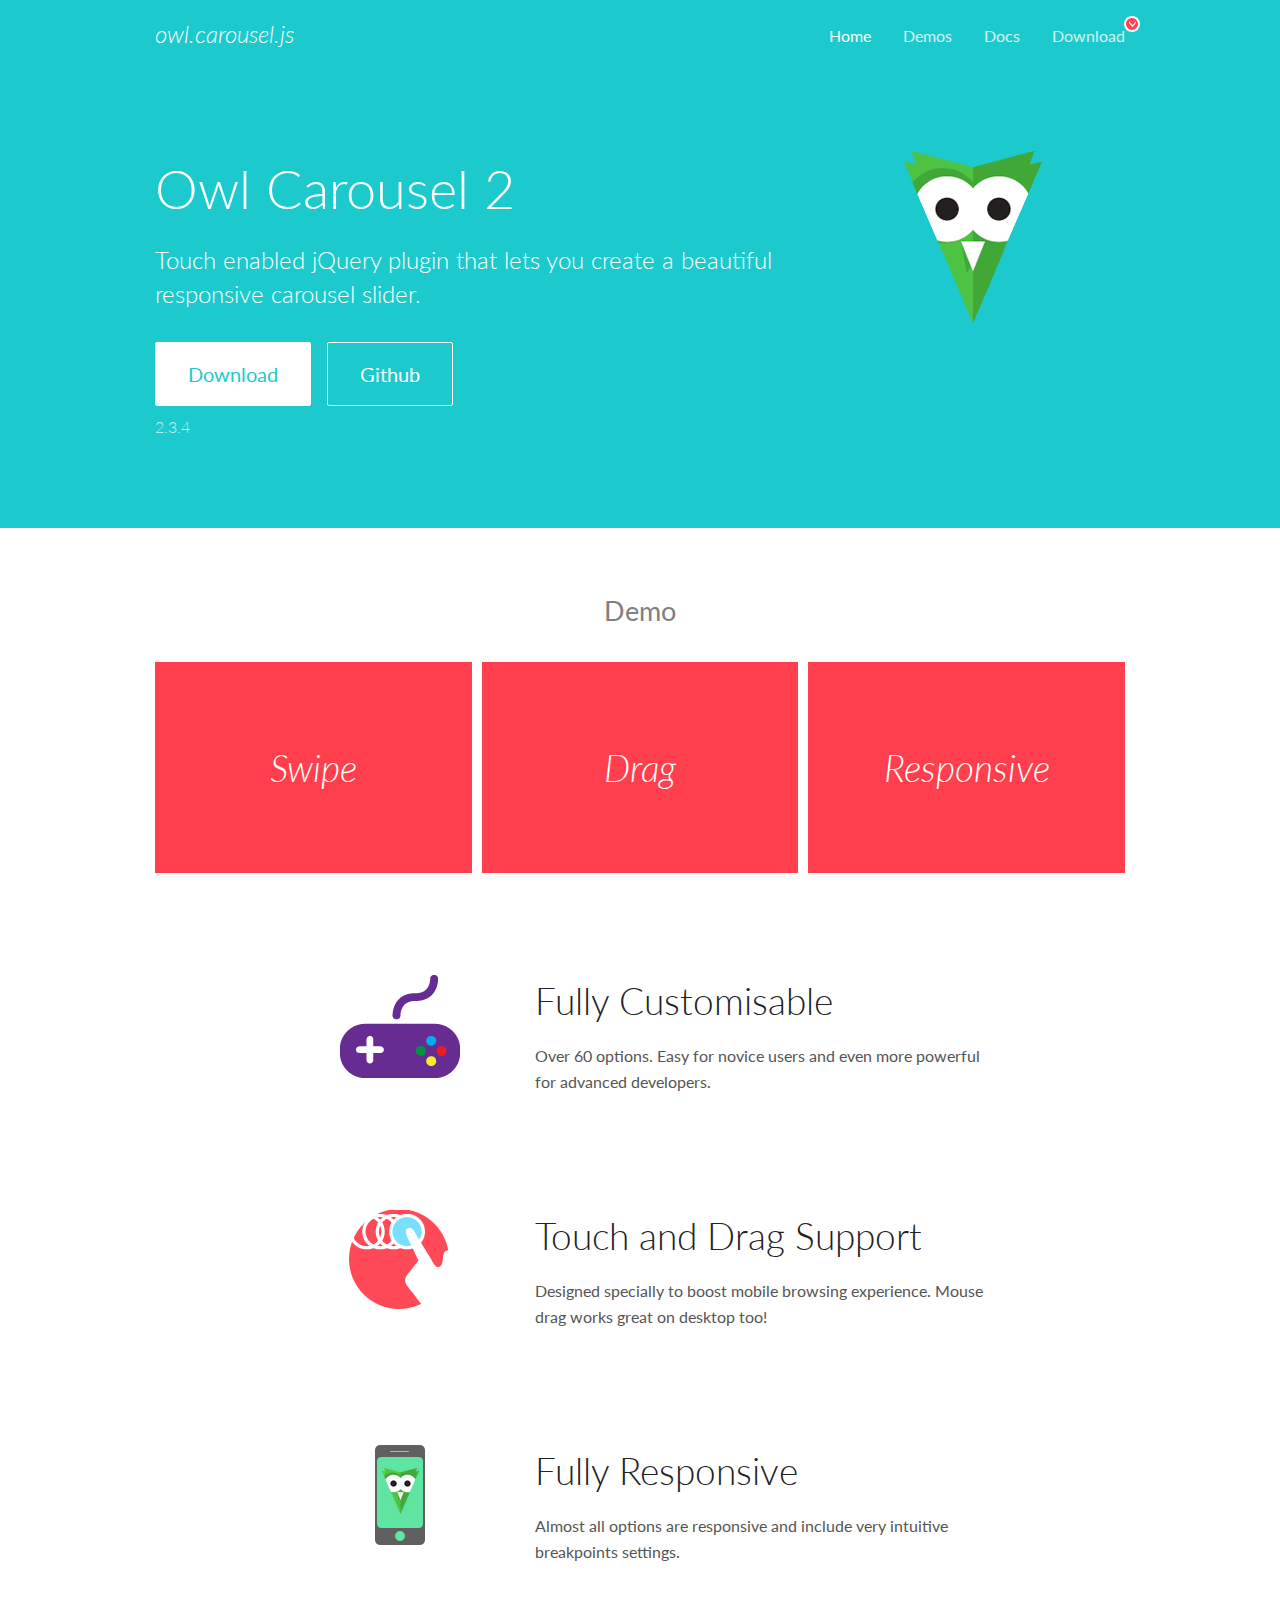
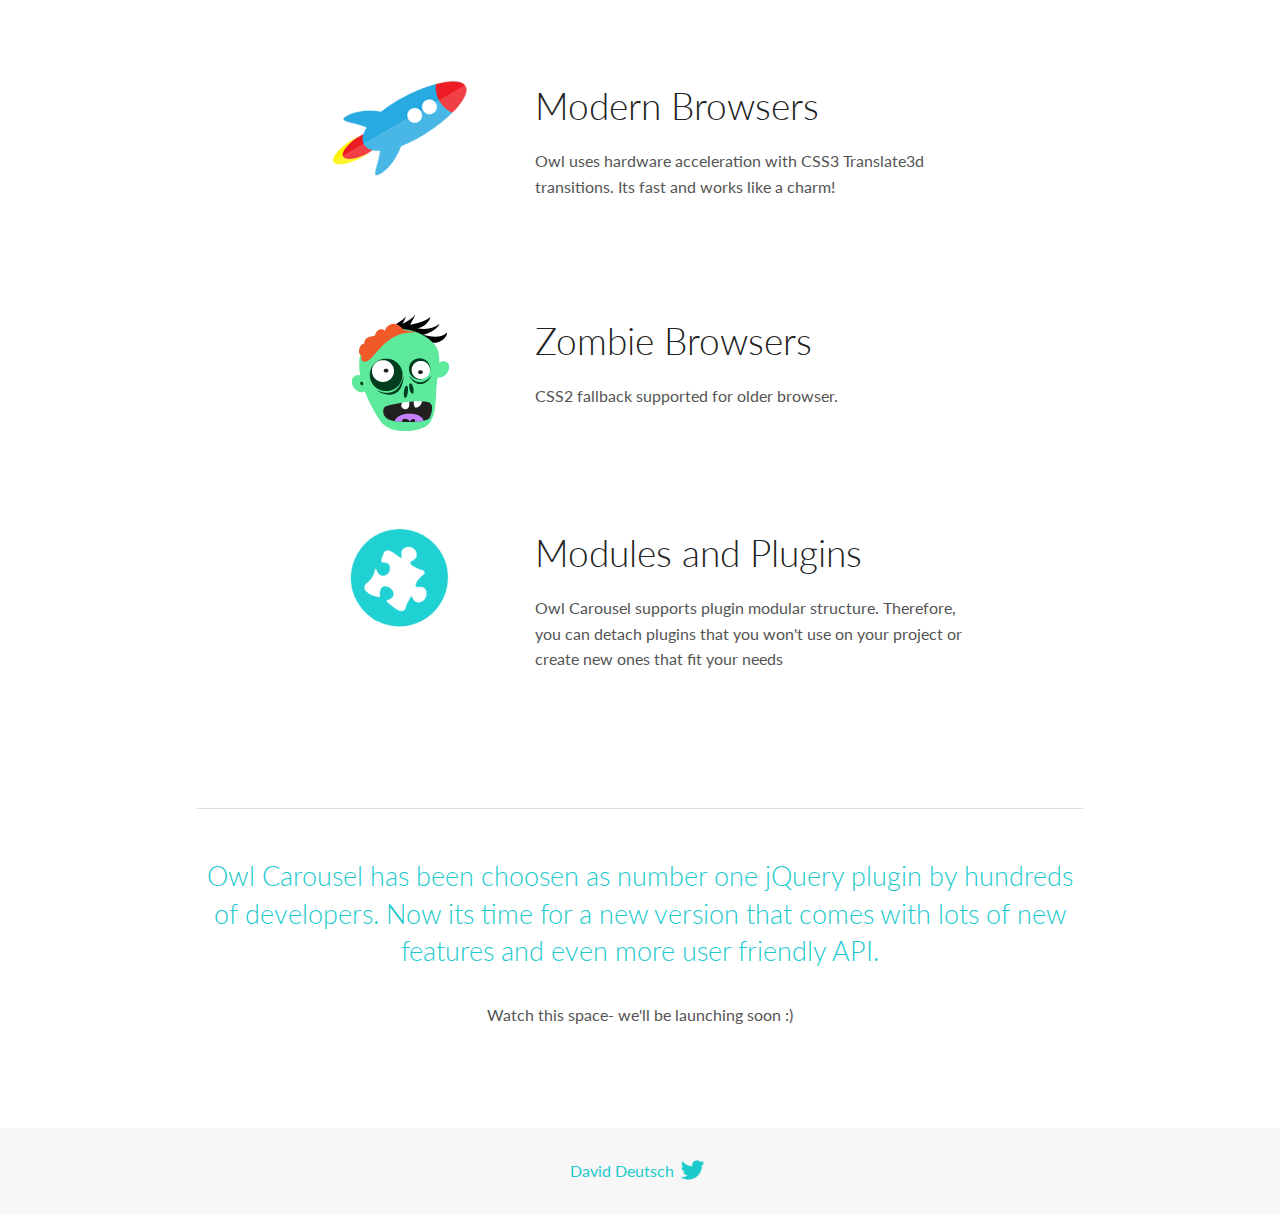
<file: assets/owl-carousel/docs/index.html>
<!DOCTYPE html>
<html lang="en">
  <head>

    <!-- head -->
    <meta charset="utf-8">
    <meta name="msapplication-tap-highlight" content="no" />
    <meta name="viewport" content="width=device-width, initial-scale=1.0" />
    <meta name="description" content="Touch enabled jQuery plugin that lets you create beautiful responsive carousel slider.">
    <meta name="author" content="David Deutsch">
    <title>
      Home | Owl Carousel | 2.3.4
    </title>

    <!-- Stylesheets -->
    <link href='https://fonts.googleapis.com/css?family=Lato:300,400,700,400italic,300italic' rel='stylesheet' type='text/css'>
    <link rel="stylesheet" href="assets/css/docs.theme.min.css">

    <!-- Owl Stylesheets -->
    <link rel="stylesheet" href="assets/owlcarousel/assets/owl.carousel.min.css">
    <link rel="stylesheet" href="assets/owlcarousel/assets/owl.theme.default.min.css">

    <!-- HTML5 shim and Respond.js IE8 support of HTML5 elements and media queries -->

    <!--[if lt IE 9]>
      <script src="https://oss.maxcdn.com/libs/html5shiv/3.7.0/html5shiv.js"></script>
      <script src="https://oss.maxcdn.com/libs/respond.js/1.3.0/respond.min.js"></script>
    <![endif]-->

    <!-- Favicons -->
    <link rel="apple-touch-icon-precomposed" sizes="144x144" href="assets/ico/apple-touch-icon-144-precomposed.png">
    <link rel="shortcut icon" href="assets/ico/favicon.png">
    <link rel="shortcut icon" href="favicon.ico">

    <!-- Yeah i know js should not be in header. Its required for demos.-->

    <!-- javascript -->
    <script src="assets/vendors/jquery.min.js"></script>
    <script src="assets/owlcarousel/owl.carousel.js"></script>
  </head>
  <body>

    <!-- header -->
    <header class="header">
      <div class="row">
        <div class="large-12 columns">
          <div class="brand left">
            <h3>
              <a href="/OwlCarousel2/">owl.carousel.js</a> 
            </h3>
          </div>
          <a id="toggle-nav" class="right">
            <span></span> <span></span> <span></span> 
          </a> 
          <div class="nav-bar">
            <ul class="clearfix">
              <li class="active">
                <a href="/OwlCarousel2/index.html">Home</a> 
              </li>
              <li> <a href="/OwlCarousel2/demos/demos.html">Demos</a>  </li>
              <li> <a href="/OwlCarousel2/docs/started-welcome.html">Docs</a>  </li>
              <li>
                <a href="https://github.com/OwlCarousel2/OwlCarousel2/archive/2.3.4.zip">Download</a> 
                <span class="download"></span> 
              </li>
            </ul>
          </div>
        </div>
      </div>
    </header>

    <!-- home panel -->
    <section id="hero">
      <div class="row">
        <div class="large-8 medium-8 columns">
          <h1>Owl Carousel 2</h1>
          <h4>Touch enabled jQuery plugin that lets you create a beautiful responsive carousel slider.</h4>
          <a href="https://github.com/OwlCarousel2/OwlCarousel2/archive/2.3.4.zip" class="hero-button">Download</a> 
          <a href="https://github.com/OwlCarousel2/OwlCarousel2" class="hero-button outline">Github</a> 
          <p>2.3.4</p>
        </div>
        <div class="large-4 medium-4 columns">
          <img class="owl-logo" src="assets/img/owl-logo.png" alt="mr. Owl">
        </div>
      </div>
    </section>

    <!-- body -->
    <div class="home-demo">
      <div class="row">
        <div class="large-12 columns">
          <h3>Demo</h3>
          <div class="owl-carousel">
            <div class="item">
              <h2>Swipe</h2>
            </div>
            <div class="item">
              <h2>Drag</h2>
            </div>
            <div class="item">
              <h2>Responsive</h2>
            </div>
            <div class="item">
              <h2>CSS3</h2>
            </div>
            <div class="item">
              <h2>Fast</h2>
            </div>
            <div class="item">
              <h2>Easy</h2>
            </div>
            <div class="item">
              <h2>Free</h2>
            </div>
            <div class="item">
              <h2>Upgradable</h2>
            </div>
            <div class="item">
              <h2>Tons of options</h2>
            </div>
            <div class="item">
              <h2>Infinity</h2>
            </div>
            <div class="item">
              <h2>Auto Width</h2>
            </div>
          </div>
        </div>
      </div>
    </div>
    <script>
      var owl = $('.owl-carousel');
      owl.owlCarousel({
        margin: 10,
        loop: true,
        responsive: {
          0: {
            items: 1
          },
          600: {
            items: 2
          },
          1000: {
            items: 3
          }
        }
      })
    </script>

    <!-- features -->
    <div id="features">
      <div class="row">
        <div class="small-12 medium-9 small-centered columns">
          <section class="row feature">
            <div class="medium-4 small-12 columns">
              <img src="assets/img/feature-options.png" alt="">
            </div>
            <div class="medium-8 small-12 columns">
              <h2>Fully Customisable</h2>
              <p>Over 60 options. Easy for novice users and even more powerful for advanced developers.</p>
            </div>
          </section>
          <section class="row feature">
            <div class="medium-4 small-12 columns">
              <img src="assets/img/feature-drag.png" alt="">
            </div>
            <div class="medium-8 small-12 columns">
              <h2>Touch and Drag Support</h2>
              <p>Designed specially to boost mobile browsing experience. Mouse drag works great on desktop too!</p>
            </div>
          </section>
          <section class="row feature">
            <div class="medium-4 small-12 columns">
              <img src="assets/img/feature-responsive.png" alt="">
            </div>
            <div class="medium-8 small-12 columns">
              <h2>Fully Responsive</h2>
              <p>Almost all options are responsive and include very intuitive breakpoints settings.</p>
            </div>
          </section>
          <section class="row feature">
            <div class="medium-4 small-12 columns">
              <img src="assets/img/feature-modern.png" alt="">
            </div>
            <div class="medium-8 small-12 columns">
              <h2>Modern Browsers</h2>
              <p>Owl uses hardware acceleration with CSS3 Translate3d transitions. Its fast and works like a charm! </p>
            </div>
          </section>
          <section class="row feature">
            <div class="medium-4 small-12 columns">
              <img src="assets/img/feature-zombie.png" alt="">
            </div>
            <div class="medium-8 small-12 columns">
              <h2>Zombie Browsers</h2>
              <p>CSS2 fallback supported for older browser.</p>
            </div>
          </section>
          <section class="row feature">
            <div class="medium-4 small-12 columns">
              <img src="assets/img/feature-module.png" alt="">
            </div>
            <div class="medium-8 small-12 columns">
              <h2>Modules and Plugins</h2>
              <p>Owl Carousel supports plugin modular structure. Therefore, you can detach plugins that you won&#x27;t use on your project or create new ones that fit your needs</p>
            </div>
          </section>
        </div>
      </div>
    </div>

    <!-- footer -->
    <section id="teaser-text">
      <div class="row">
        <div class="small-12 medium-11 small-centered columns">
          <hr>
          <h3 id="owl-carousel-has-been-choosen-as-number-one-jquery-plugin-by-hundreds-of-developers-now-its-time-for-a-new-version-that-comes-with-lots-of-new-features-and-even-more-user-friendly-api-">Owl Carousel has been choosen as number one jQuery plugin by hundreds of developers. Now its time for a new version that comes with lots of new features and even more user friendly API.</h3>
          <p>Watch this space- we&#39;ll be launching soon :)</p>
        </div>
      </div>
    </section>

    <!-- footer -->
    <footer class="footer">
      <div class="row">
        <div class="large-12 columns">
          <h5>
            <a href="/OwlCarousel2/docs/support-contact.html">David Deutsch</a> 
            <a id="custom-tweet-button" href="https://twitter.com/share?url=https://github.com/OwlCarousel2/OwlCarousel2&text=Owl Carousel - This is so awesome! " target="_blank"></a> 
          </h5>
        </div>
      </div>
    </footer>

    <!-- vendors -->
    <script src="assets/vendors/highlight.js"></script>
    <script src="assets/js/app.js"></script>
  </body>
</html>
</file>
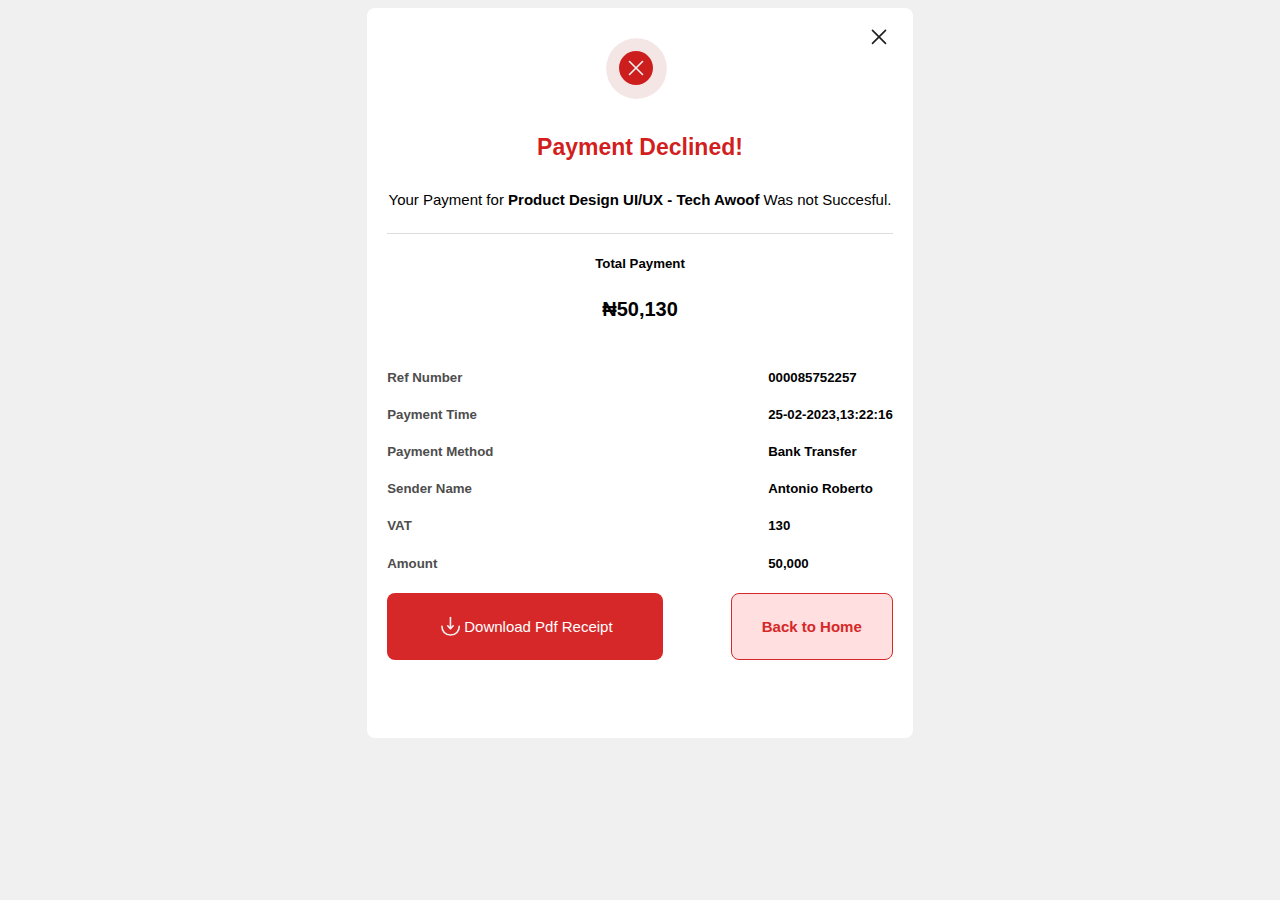
<file: declined-receipt.html>
<!DOCTYPE html>
<html lang="en">
<head>
    <meta charset="UTF-8">
    <meta name="viewport" content="width=device-width, initial-scale=1.0">
    <title>Payment Declined</title>
</head>
<body>
    <div class="receipt-body">
        <div class="close-dv"><img src="images/Close.svg"></div>
        <div class="success-dv">
            <img src="images/declined Icon.svg" class="icn">
            <h4 class="declined-txt">Payment Declined!</h4>
            <h5 class="payment-txt">Your Payment for <span class="spn">Product Design UI/UX - Tech Awoof</span> Was not Succesful.</h5>
        </div>
        <div class="tot-payment">
            <h5>Total Payment</h5>
            <h4 class="tot-pay">&#8358;50,130</h4>
        </div>
        <div class="detail">
            <div class="det-txt">
                <h5>Ref Number</h5>
                <h5>Payment Time</h5>
                <h5>Payment Method</h5>
                <h5>Sender Name</h5>
                <h5>VAT</h5>
                <h5>Amount</h5>
            </div>
            <div>
                <h5>000085752257</h5>
                <h5>25-02-2023,13:22:16</h5>
                <h5>Bank Transfer</h5>
                <h5>Antonio Roberto</h5>
                <h5>130</h5>
                <h5>50,000</h5>
            </div>
        </div>
        <div class="button-dv">
            <div class="boton pdf-boton"><img src="images/import.svg" class="import-icon"><p><a href="#" class="a-txt">Download Pdf Receipt</a></p> </div>
            <button class="boton home-boton"><a href="#" class="a-txt hme">Back to Home</a></button>
        </div>
    </div>

    <style>
        body{
            font-family: "Gill Sans", sans-serif;
            background-color: rgb(240, 240, 240);
        }
        a{
            text-decoration: none;
        }
        .receipt-body{
            padding: 15px 20px;
            max-width: 40%;
            margin: auto;
            background: #fff;
            min-height: 700px;
            border-radius: 8px;
        }
        .close-dv{
            float: right !important;
            cursor: pointer;
        }
        .success-dv{
            padding-top: 15px;
            text-align: center;
            border-bottom: 1px solid rgb(221, 221, 221);
        }
        .icn{
            padding-left: 20px;
        }
        .declined-txt{
            color: rgba(209, 16, 16, 0.952);
            font-size: 23px;
            font-weight: 600;
        }
        .payment-txt{
            font-size: 15px;
            font-weight: 400;
        }
        .spn{
            font-size: 15px;
            font-weight: 600;
        }
        .tot-payment{
            text-align: center;
        }
        .tot-pay{
            font-size: 20px;
            font-weight: 600;
        }
        .detail{
            display: flex;
            justify-content: space-between;
        }
        .det-txt{
            color: #4e4d4d;
        }
        .button-dv{
            display: flex;
            justify-content: space-between;
        }
        .boton{
            cursor: pointer;
            font-size: 15px;
            border-radius: 8px;
           
        }
        .pdf-boton{
            display: flex;
            padding: 10px 50px;
            background: #d62828;
        }
        .a-txt {
            color: #fff;
        }
        .home-boton{
            padding: 8px 30px;
            background: #ffdfdf;
            font-weight: 600;
            
            border: 1px solid #d62828;
        }
        .hme{
            color: #d62828;
        }
    </style>
</body>
</html>
</file>
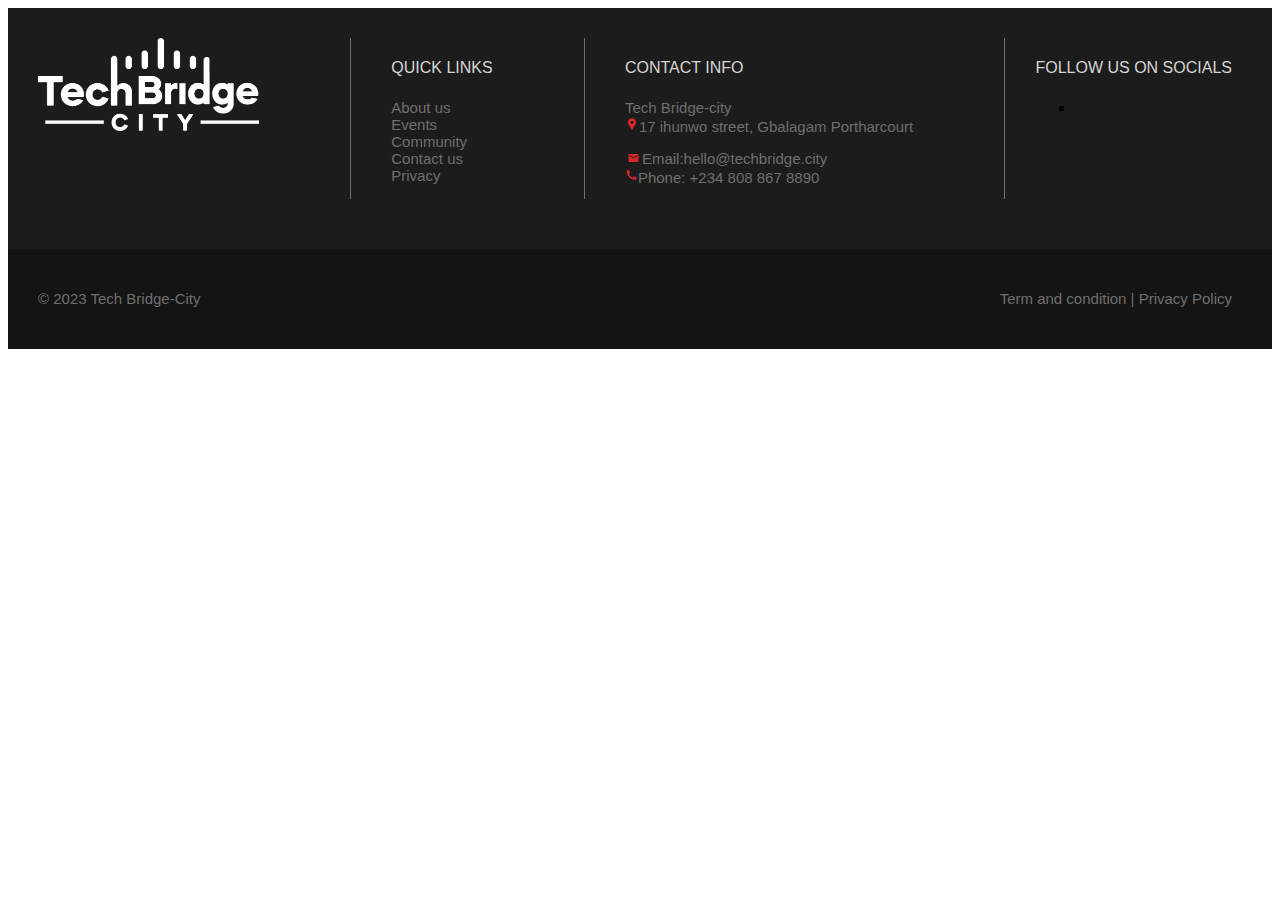
<file: footer.html>
<!DOCTYPE html>
<html>
<head>
	<meta charset="utf-8">
	<meta name="viewport" content="width=device-width, initial-scale=1">
	<link rel="stylesheet" type="text/css" href="./css/footer.css">
	<title>footer</title>
</head>
<body>
	<footer class="footer-div">
		<div class="con">
			<div>
				<img src="./images/whitelogo.png" width="221px" height="93px">
			</div>

			<div class="links">
				<h4>QUICK LINKS</h4>
				<ul class="link-list">
					<li>About us</li>
					<li>Events</li>
					<li>Community</li>
					<li>Contact us</li>
					<li>Privacy</li>
				</ul>
			</div>

			<div class="contact-info">
				<h4>CONTACT INFO</h4>
				<p class="contact-text">Tech Bridge-city <br> <img src="./images/Location pin.svg" width="14px" height="16px">17 ihunwo street, Gbalagam Portharcourt</p>
				<div class="contact-text" ><img src="./images/Email.svg" width="17px" height="12px">Email:hello@techbridge.city</div>
				<div class="contact-text"><img src="./images/Call.svg" width="13px" height="16px">Phone: +234 808 867 8890</div>
			</div>

			<div class="social-follow">
				<h4>FOLLOW US ON SOCIALS</h4>
				<ul class="social-list">
					<li></li>
					<li></li>
					<li></li>
					<li></li>
				</ul>
			</div>
		</div>

		<div class="privacy">
			<div class="year">© 2023 Tech Bridge-City</div>
			<div class="tm">Term and condition | Privacy Policy</div>
		</div>

	</footer>
</body>
</html1
</file>
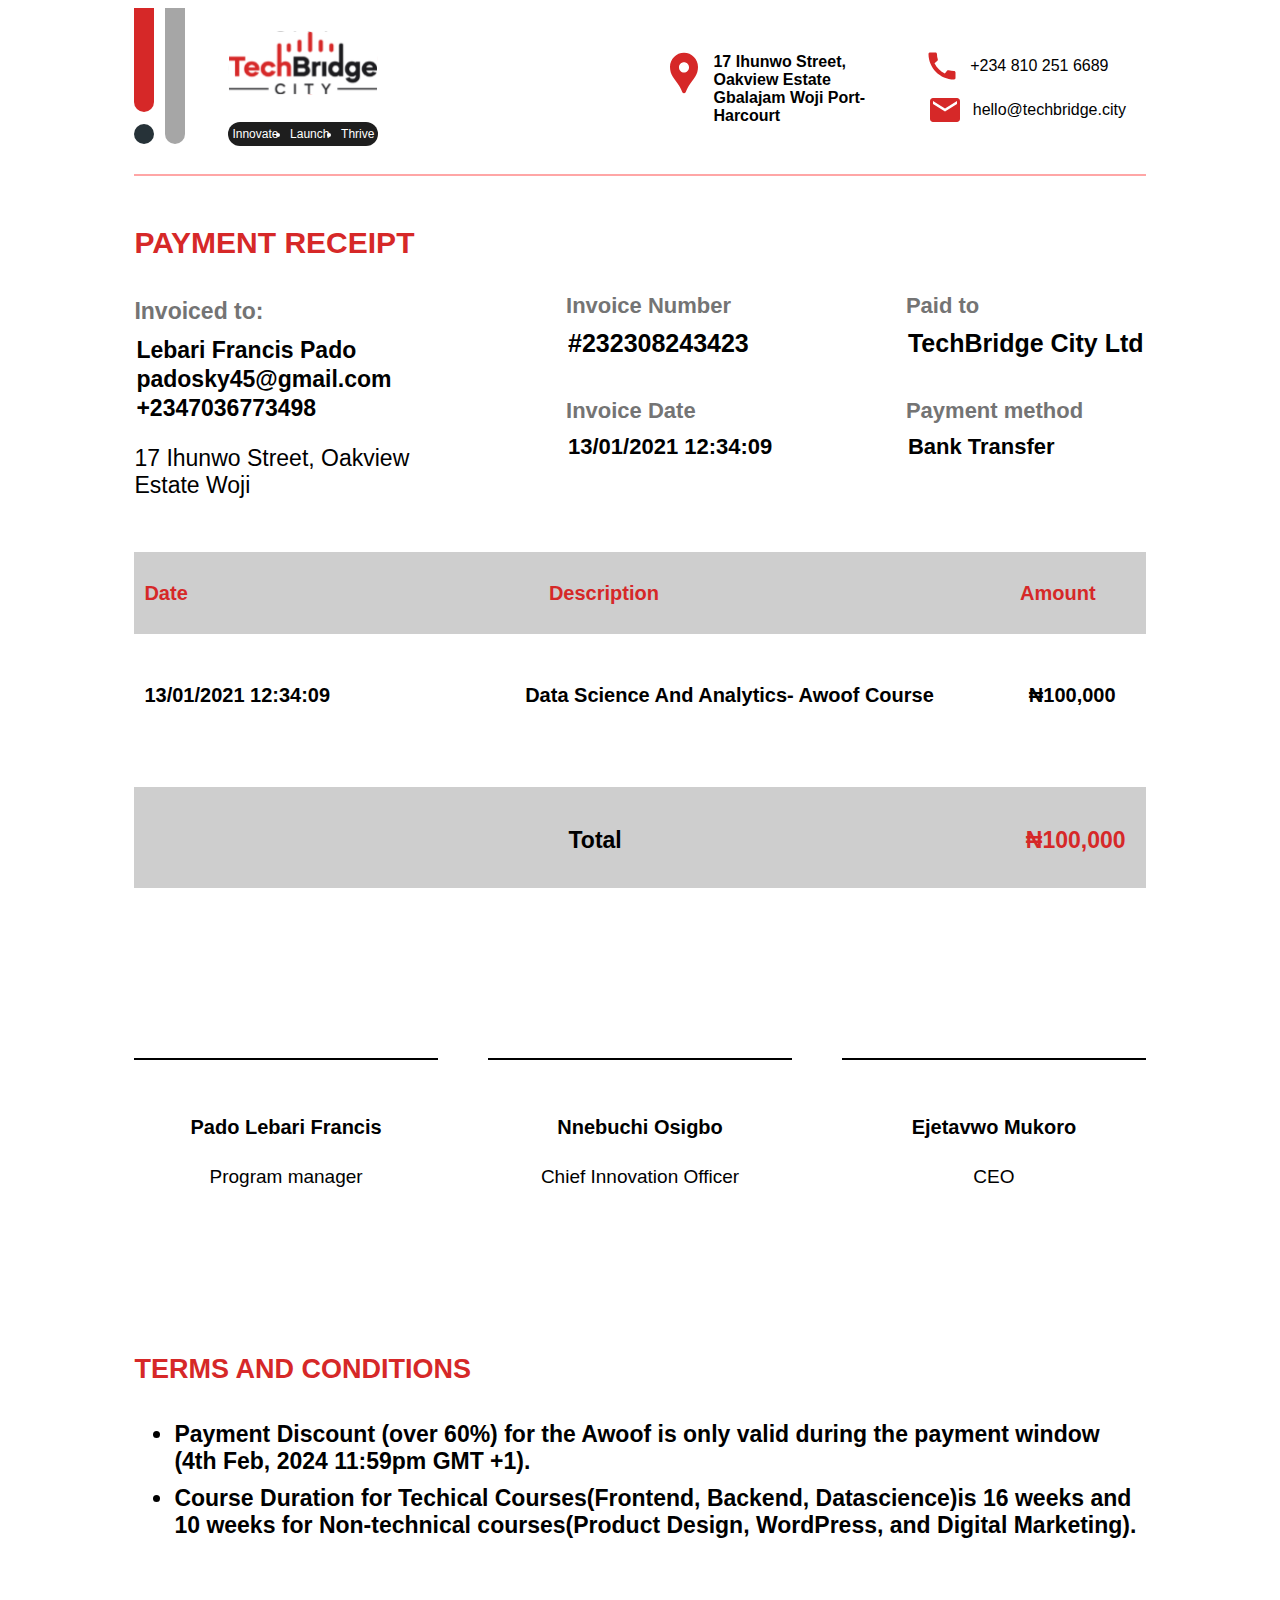
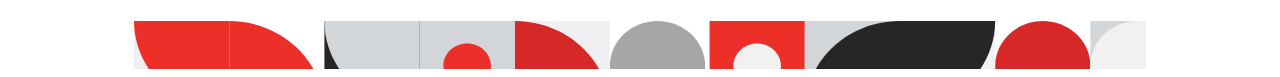
<file: redesign.html>
<!DOCTYPE html>
<html lang="en">
<head>
    <meta charset="UTF-8">
    <meta name="viewport" content="width=device-width, initial-scale=1.0">
    <title>receipt re-design</title>
</head>
<body>
    <div class="receipt-body">
        <div class="receipt-detail">
            <div class="receipt-block1">
                <img src="images/red&grey-header.svg">
                <div class="receipt-block2">
                    <img src="images/TBC logo.svg" width="150px" height="110px" class="pt-4">
                    <div class="vision">
                        Innovate <li class="li-tag">Launch</li> <li class="li-tag">Thrive</li>
                    </div>
                </div>
            </div>

            <div class="receipt-block">
                <div class="location-div" >
                    <img src="images/Location pin.svg" width="50px" height="50px">
                    <div class="loc-text">
                        17 Ihunwo Street, Oakview Estate Gbalajam Woji Port-Harcourt
                    </div>
                </div>

                <div class="contact">
                    <div class=" contact-div">
                        <img src="images/Call.svg " >
                        <span class="text">+234 810 251 6689</span>
                    </div>
                    <div class="div"> 
                        <img src="images/Email.svg" >
                        <span class="text">hello@techbridge.city</span>
                    </div>
                </div>

            </div>

      
        </div>
        <div class="paym-receipt">
            <div class="pyment">
                <h4 class="pay-txt">PAYMENT RECEIPT</h4>
                <h5 class="invoice">Invoiced to:</h5>
                <h5 class="in-txt">Lebari Francis Pado</h5>
                <h5 class="in-txt">padosky45@gmail.com</h5>
                <h5 class="in-txt">+2347036773498</h5>
                <p class="addrs"> 17 Ihunwo Street, Oakview Estate Woji </p>
            </div>

            <div class="invoicee">
                <div class="in-div">
                    <h5 class="invoice in-no">Invoice Number</h5>
                    <h5 class="in-txt mt-2 in-num">#232308243423</h5>
                </div>
                <div>
                    <h5 class="invoice in-date">Invoice Date</h5>
                    <h5 class="in-txt mt-2 in-date">13/01/2021 12:34:09</h5>
                </div>
            </div>

            <div class="invoicee">
                <div class="in-div">
                    <h5 class="invoice in-no">Paid to</h5>
                    <h5 class="in-txt in-num ">TechBridge City Ltd</h5>
                </div>
                <div>
                    <h5 class="invoice in-date">Payment method</h5>
                    <h5 class="in-txt in-date">Bank Transfer</h5>
                </div>
            </div>

        </div>
        <div class="dda">
            <div class="dda-header">
                <h4 class="dda-tx">Date</h4>
                <h4 class="dda-tx">Description</h4>
                <h4 class="dda-tx dda-amount">Amount</h4>
            </div>
            <div class=" dda-info">
                <h4 class="info-tx">13/01/2021 12:34:09</h4>
                <h4 class="info-tx info-cus">Data Science And Analytics- Awoof Course</h4>
                <h4 class="info-tx ">&#8358;100,000</h4>
            </div>
            <div class="dda-header tot ">
                <h4 class="dda-tx"></h4>
                <h4 class="tot-tx tot-cus">Total</h4>
                <h4 class="tot-tx tot-amount">&#8358;100,000</h4>
            </div>
        </div>
        <div class=" sgn-section">
            <div class="sgn">
                <h4 class="sgn-name">Pado Lebari Francis</h4>
                <h4 class="sgn-occ">Program manager</h4>
            </div>
            <div class="sgn">
                <h4 class="sgn-name">Nnebuchi Osigbo</h4>
                <h4 class="sgn-occ">Chief Innovation Officer</h4>
            </div>
            <div class="sgn">
                <h4 class="sgn-name">Ejetavwo Mukoro</h4>
                <h4 class="sgn-occ">CEO</h4>
            </div>
            
        </div>
        <div class="terms">
            <h4 class="tc">TERMS AND CONDITIONS</h4>
            <ul class="ul">
                <li class="lis">
                    Payment Discount (over 60%) for the Awoof is only valid during the payment window (4th Feb, 2024 11:59pm GMT +1).
                </li>
                <li class="lis">
                    Course Duration for Techical Courses(Frontend, Backend, Datascience)is 16 weeks and 10 weeks for Non-technical courses(Product Design, WordPress, and Digital Marketing). 
                 </li>
            </ul>
        </div>
        <div class="foter">
            <footer>

            </footer> 
        </div> 
    </div>
    <style>
        body{
            font-family: "Gill Sans", sans-serif;
        }
        .receipt-body{
            max-width: 80%;
            margin: auto;
          
        }
        .receipt-detail{
            width: 100%;
            display: flex;
            justify-content: space-between;
            padding-bottom: 20px;
            border-bottom: 2px solid #ffa6a6;
        }
        .receipt-block1{
            display: flex;
            width: 50%;
        }
        .receipt-block2{
            padding-left: 20px;
        }
        .vision{
            display: flex;
            justify-content: space-between;
            color: rgb(255, 255, 255);
            background: #1e1e1e;
            border-radius: 15px;
            padding: 5px 4px;
            font-size: 12px;
        }
        .li-tag{
            margin: 0px !important;
            padding: 0 !important;
        }
        .receipt-block{
            padding-top: 40px;
            display: flex;
            justify-content: space-evenly;
            width: 50%;
        }
        .location-div{
            display: flex;
            width: 45%;
        }
        .loc-text{
            font-weight: 600;
            padding-top: 5px;
            margin-left: 5px;
        }
        .contact{
            padding-top: 0px
        }
        .contact-div{
            display: flex;
            justify-content: center;
            align-items: center;
            margin-bottom: 8px;
        }
        .div{
            display: flex;
            align-items: center;
            padding-left: 20px;
        }
        .text{
            margin-left: 10px;
        }
        .paym-receipt{
            display: flex;
            justify-content: space-between;
            margin-top: 10px;
            margin-bottom: 10px;
            min-height: 320px;
        }
        .pyment{
            width: 300px;
        }
        .pay-txt{
            margin-bottom: 10px;
            /* padding-top: 10px; */
            color: #d62828;
            font-weight: 600;
            font-size: 30px;
        }
        .invoice{
            color: rgb(116, 116, 116);
            font-size: 23px;
            font-weight: 600;
            margin-bottom: 12px;
        }
        .in-txt{
            margin: 2px;
            font-weight: 600;
            font-size: 23px;
        }
        .addrs{
            font-size: 23px; 
        }
        .invoicee{
            padding-top: 40px;
            margin-top: 30px;
        }
        .in-div{
            margin-bottom: 40px;
        }
        .in-no,.in-date{
            font-size: 22px;
            margin-bottom: 10px;
        }
        .in-num{
            font-size: 25px;
        }
        .dda{
            min-height: 250px;
        }
        .dda-header{
            display: flex;
            justify-content: space-between;
            background: rgb(206, 206, 206);
            margin-top: 30px;
            padding: 3px 50px 3px 10px;
            text-align: center;
        }
        .dda-tx{
            color: #d62828;
            font-weight: 600;
            font-size: 20px;
        }
        .dda-info{
            display: flex;
            justify-content: space-between;
            margin-top: 20px;
            padding: 3px 30px 3px 10px;
            margin-bottom: 50px;
        }
        .info-tx{
            font-size: 20px;
            font-weight: 600;
        }
        .info-cus{
            padding-left: 100px;
            font-size: 20px;
        }
        .tot{
            display: flex;
            justify-content: space-between;
            padding: 10px 20px 3px 10px;
            
        }
        .tot-tx{
            font-weight: 600;
            font-size: 20px;
       }
       .tot-cus{
            font-size: 23px;
            padding-left: 20px;
       }
       .tot-amount{
            color: #d62828;
            font-weight: 600;
            font-size: 23px;
       }
       .sgn-section{
            display: flex;
            justify-content: space-between;
            margin-top: 100px;
            padding-top: 30px;
            min-height: 300px;
       }
       .sgn{
            text-align: center;
            margin-top: 40px;
            padding-top: 30px;
            border-top: 2px solid black ;
            width: 30%;
       }
       .sgn-name{
            font-size: 20px;
            font-weight: 600;
       }
       .sgn-occ{
            font-size: 19px;
            font-weight: 400;
       }
       .tc{
            font-size: 27px;
            color: #d62828;
            font-weight: 600;
       }
       .lis{
            font-weight: 600;
            font-size: 23px;
            margin-bottom: 10px;
       }
       .foter{
            margin-top: 80px;
       }
       footer{
            background-image:url("images/colored-bottom.svg");
            min-height: 50px;
            width: 100%;
            background-repeat: no-repeat;
       }


    </style>
</body>
</html>
</file>
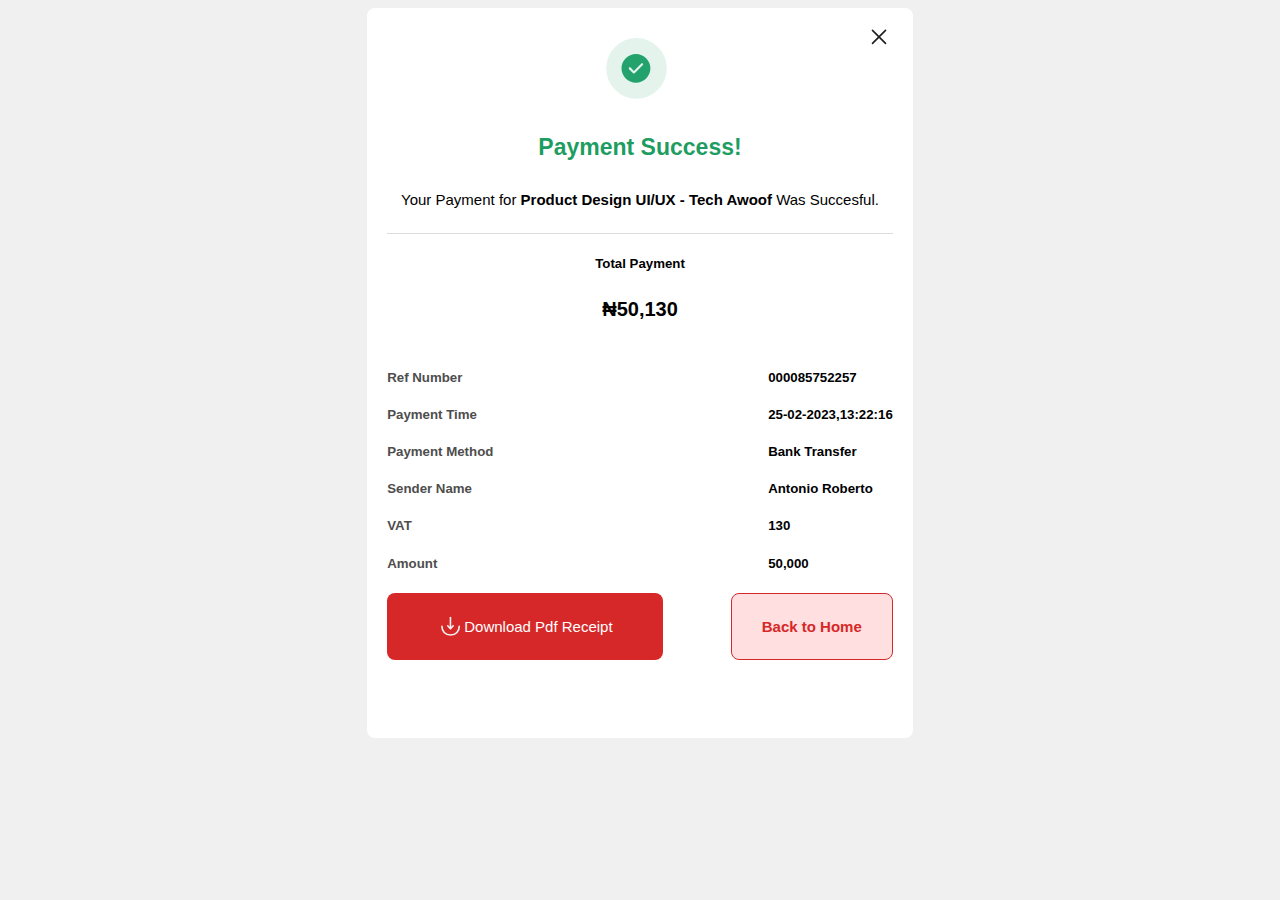
<file: success-receipt.html>
<!DOCTYPE html>
<html lang="en">
<head>
    <meta charset="UTF-8">
    <meta name="viewport" content="width=device-width, initial-scale=1.0">
    <title>Payment Success</title>
</head>
<body>
    <div class="receipt-body">
        <div class="close-dv"><img src="images/Close.svg"></div>
        <div class="success-dv">
            <img src="images/Success Icon.svg" class="icn">
            <h4 class="succ-txt">Payment Success!</h4>
            <h5 class="payment-txt">Your Payment for <span class="spn">Product Design UI/UX - Tech Awoof</span> Was Succesful.</h5>
        </div>
        <div class="tot-payment">
            <h5>Total Payment</h5>
            <h4 class="tot-pay">&#8358;50,130</h4>
        </div>
        <div class="detail">
            <div class="det-txt">
                <h5>Ref Number</h5>
                <h5>Payment Time</h5>
                <h5>Payment Method</h5>
                <h5>Sender Name</h5>
                <h5>VAT</h5>
                <h5>Amount</h5>
            </div>
            <div>
                <h5>000085752257</h5>
                <h5>25-02-2023,13:22:16</h5>
                <h5>Bank Transfer</h5>
                <h5>Antonio Roberto</h5>
                <h5>130</h5>
                <h5>50,000</h5>
            </div>
        </div>
        <div class="button-dv">
            <div class="boton pdf-boton"><img src="images/import.svg" class="import-icon"><p><a href="#" class="a-txt">Download Pdf Receipt</a></p> </div>
            <button class="boton home-boton"><a href="#" class="a-txt hme">Back to Home</a></button>
        </div>
    </div>

    <style>
        body{
            font-family: "Gill Sans", sans-serif;
            background-color: rgb(240, 240, 240);
        }
        a{
            text-decoration: none;
        }
        .receipt-body{
            padding: 15px 20px;
            max-width: 40%;
            margin: auto;
            background: #fff;
            min-height: 700px;
            border-radius: 8px;
        }
        .close-dv{
            float: right !important;
            cursor: pointer;
        }
        .success-dv{
            padding-top: 15px;
            text-align: center;
            border-bottom: 1px solid rgb(221, 221, 221);
        }
        .icn{
            padding-left: 20px;
        }
        .succ-txt{
            color: rgba(15, 151, 87, 0.952);
            font-size: 23px;
            font-weight: 600;
        }
        .payment-txt{
            font-size: 15px;
            font-weight: 400;
        }
        .spn{
            font-size: 15px;
            font-weight: 600;
        }
        .tot-payment{
            text-align: center;
        }
        .tot-pay{
            font-size: 20px;
            font-weight: 600;
        }
        .detail{
            display: flex;
            justify-content: space-between;
        }
        .det-txt{
            color: #4e4d4d;
        }
        .button-dv{
            display: flex;
            justify-content: space-between;
        }
        .boton{
            cursor: pointer;
            font-size: 15px;
            border-radius: 8px;
           
        }
        .pdf-boton{
            display: flex;
            padding: 10px 50px;
            background: #d62828;
        }
        .a-txt {
            color: #fff;
        }
        .home-boton{
            padding: 8px 30px;
            background: #ffdfdf;
            font-weight: 600;
            
            border: 1px solid #d62828;
        }
        .hme{
            color: #d62828;
        }
    </style>
</body>
</html>
</file>
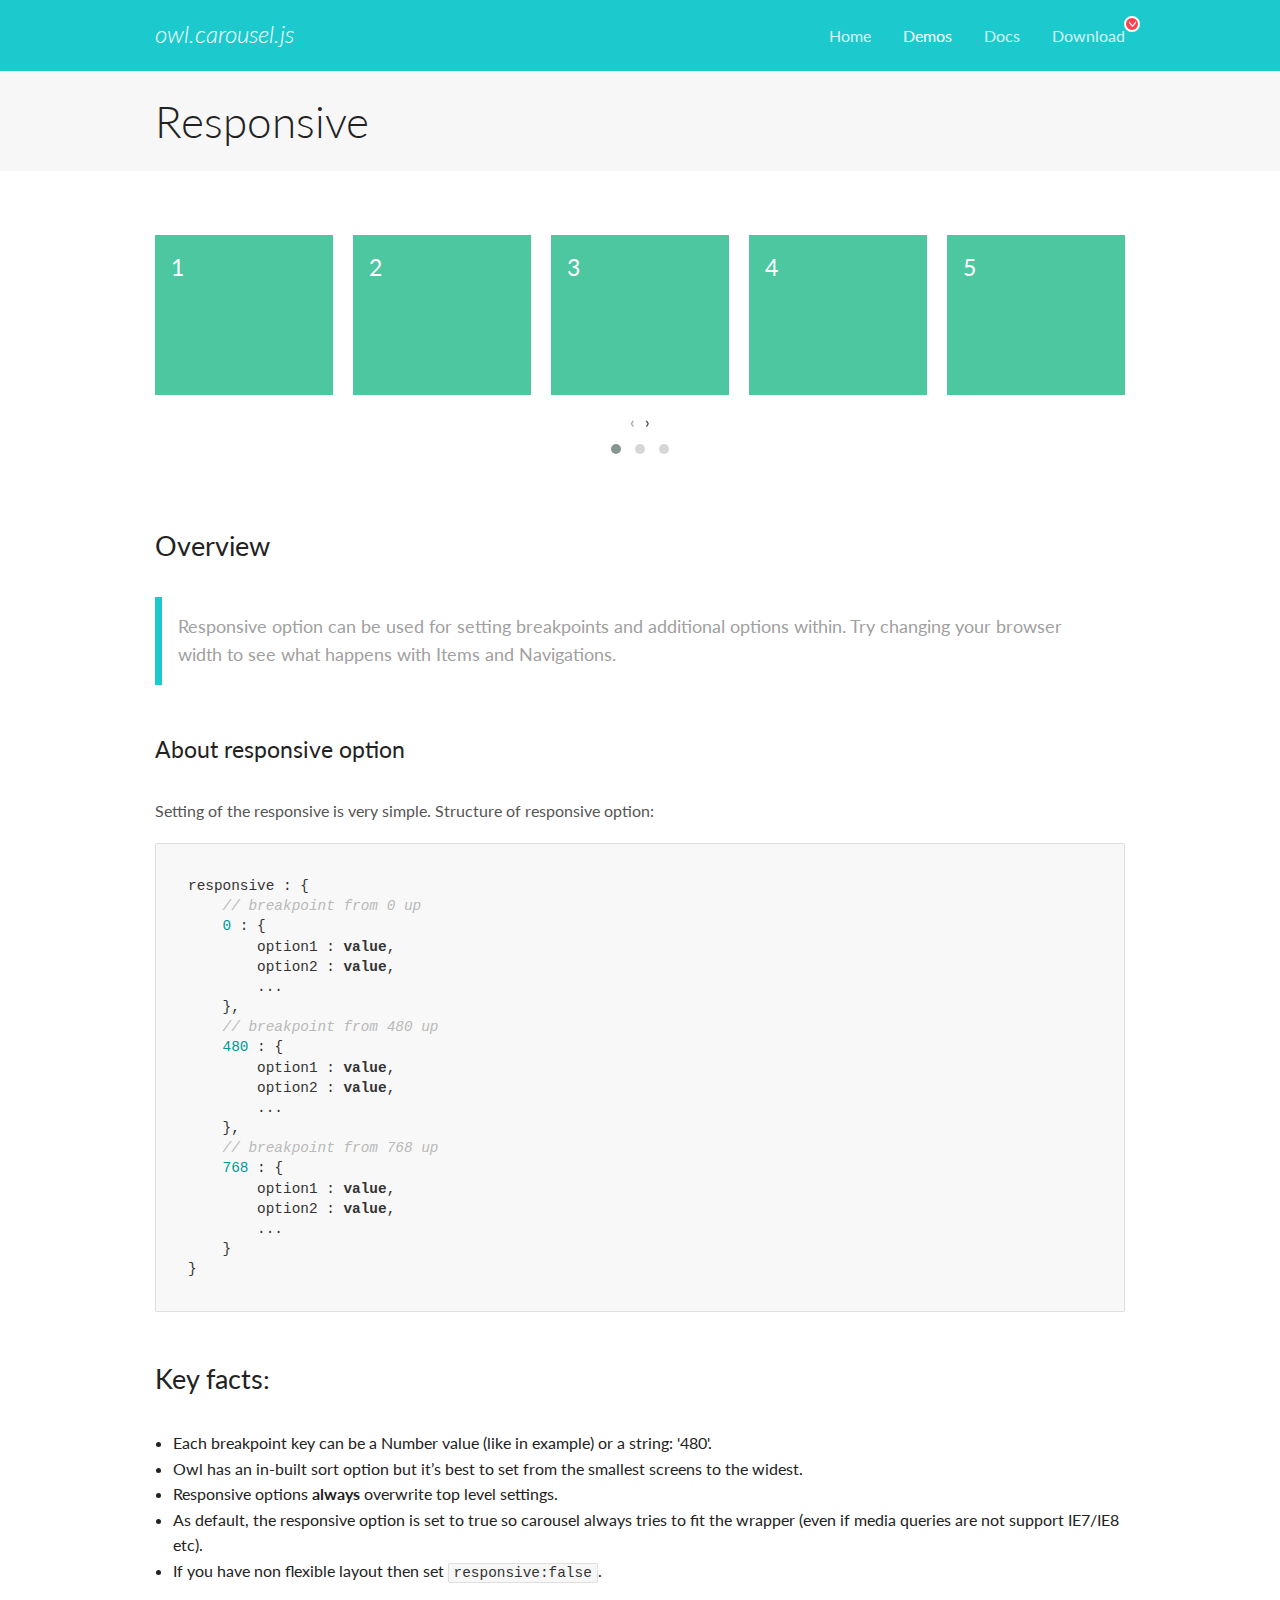
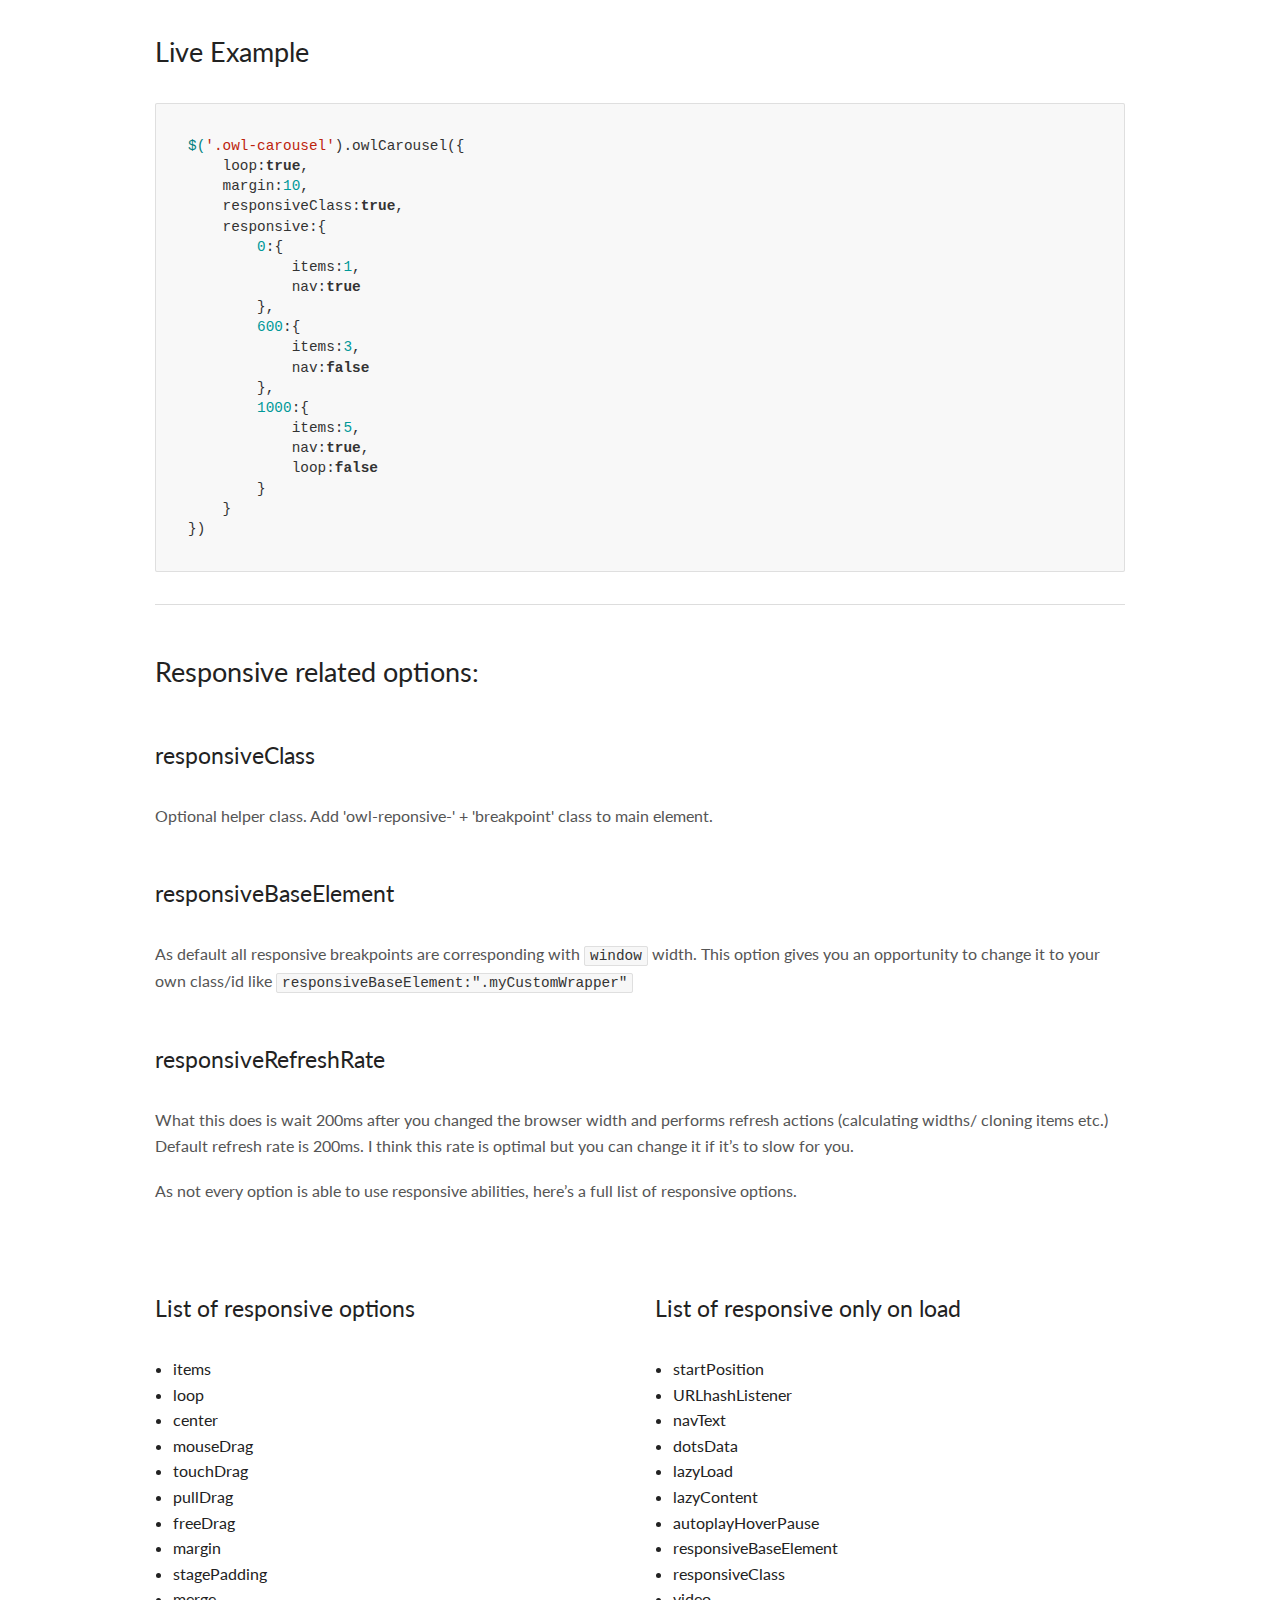
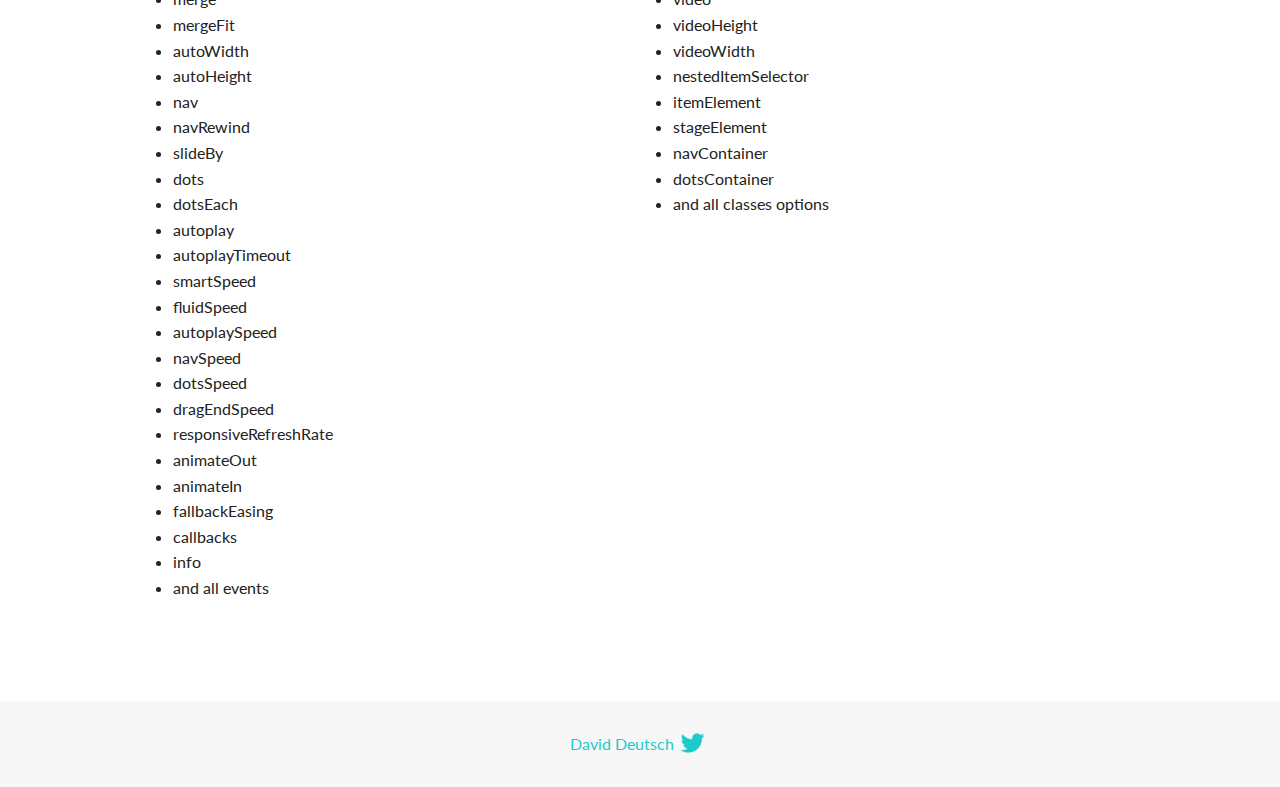
<file: assets/owl-carousel/docs/responsive.html>
<!DOCTYPE html>
<html lang="en">
  <head>

    <!-- head -->
    <meta charset="utf-8">
    <meta name="msapplication-tap-highlight" content="no" />
    <meta name="viewport" content="width=device-width, initial-scale=1.0" />
    <meta name="description" content="How to use responsive options">
    <meta name="author" content="David Deutsch">
    <title>
      Responsive Demo | Owl Carousel | 2.3.4
    </title>

    <!-- Stylesheets -->
    <link href='https://fonts.googleapis.com/css?family=Lato:300,400,700,400italic,300italic' rel='stylesheet' type='text/css'>
    <link rel="stylesheet" href="../assets/css/docs.theme.min.css">

    <!-- Owl Stylesheets -->
    <link rel="stylesheet" href="../assets/owlcarousel/assets/owl.carousel.min.css">
    <link rel="stylesheet" href="../assets/owlcarousel/assets/owl.theme.default.min.css">

    <!-- HTML5 shim and Respond.js IE8 support of HTML5 elements and media queries -->

    <!--[if lt IE 9]>
      <script src="https://oss.maxcdn.com/libs/html5shiv/3.7.0/html5shiv.js"></script>
      <script src="https://oss.maxcdn.com/libs/respond.js/1.3.0/respond.min.js"></script>
    <![endif]-->

    <!-- Favicons -->
    <link rel="apple-touch-icon-precomposed" sizes="144x144" href="../assets/ico/apple-touch-icon-144-precomposed.png">
    <link rel="shortcut icon" href="../assets/ico/favicon.png">
    <link rel="shortcut icon" href="favicon.ico">

    <!-- Yeah i know js should not be in header. Its required for demos.-->

    <!-- javascript -->
    <script src="../assets/vendors/jquery.min.js"></script>
    <script src="../assets/owlcarousel/owl.carousel.js"></script>
  </head>
  <body>

    <!-- header -->
    <header class="header">
      <div class="row">
        <div class="large-12 columns">
          <div class="brand left">
            <h3>
              <a href="/OwlCarousel2/">owl.carousel.js</a> 
            </h3>
          </div>
          <a id="toggle-nav" class="right">
            <span></span> <span></span> <span></span> 
          </a> 
          <div class="nav-bar">
            <ul class="clearfix">
              <li> <a href="/OwlCarousel2/index.html">Home</a>  </li>
              <li class="active">
                <a href="/OwlCarousel2/demos/demos.html">Demos</a> 
              </li>
              <li> <a href="/OwlCarousel2/docs/started-welcome.html">Docs</a>  </li>
              <li>
                <a href="https://github.com/OwlCarousel2/OwlCarousel2/archive/2.3.4.zip">Download</a> 
                <span class="download"></span> 
              </li>
            </ul>
          </div>
        </div>
      </div>
    </header>

    <!-- title -->
    <section class="title">
      <div class="row">
        <div class="large-12 columns">
          <h1>Responsive</h1>
        </div>
      </div>
    </section>

    <!--  Demos -->
    <section id="demos">
      <div class="row">
        <div class="large-12 columns">
          <div class="owl-carousel owl-theme">
            <div class="item">
              <h4>1</h4>
            </div>
            <div class="item">
              <h4>2</h4>
            </div>
            <div class="item">
              <h4>3</h4>
            </div>
            <div class="item">
              <h4>4</h4>
            </div>
            <div class="item">
              <h4>5</h4>
            </div>
            <div class="item">
              <h4>6</h4>
            </div>
            <div class="item">
              <h4>7</h4>
            </div>
            <div class="item">
              <h4>8</h4>
            </div>
            <div class="item">
              <h4>9</h4>
            </div>
            <div class="item">
              <h4>10</h4>
            </div>
            <div class="item">
              <h4>11</h4>
            </div>
            <div class="item">
              <h4>12</h4>
            </div>
          </div>
          <h3 id="overview">Overview</h3>
          <blockquote>
            <p>Responsive option can be used for setting breakpoints and additional options within. Try changing your browser width to see what happens with Items and Navigations.</p>
          </blockquote>
          <h4 id="about-responsive-option">About responsive option</h4>
          <p>Setting of the responsive is very simple. Structure of responsive option:</p>
          <pre><code>responsive : {
    // breakpoint from 0 up
    0 : {
        option1 : value,
        option2 : value,
        ...
    },
    // breakpoint from 480 up
    480 : {
        option1 : value,
        option2 : value,
        ...
    },
    // breakpoint from 768 up
    768 : {
        option1 : value,
        option2 : value,
        ...
    }
}</code></pre>
          <h3 id="key-facts-">Key facts:</h3>
          <ul>
            <li>Each breakpoint key can be a Number value (like in example) or a string: &#39;480&#39;.</li>
            <li>Owl has an in-built sort option but it’s best to set from the smallest screens to the widest.</li>
            <li>Responsive options <strong>always</strong>  overwrite top level settings.</li>
            <li>As default, the responsive option is set to true so carousel always tries to fit the wrapper (even if media queries are not support IE7/IE8 etc).</li>
            <li>If you have non flexible layout then set <code>responsive:false</code>.</li>
          </ul>
          <h3 id="live-example">Live Example</h3>
          <pre><code>$(&#39;.owl-carousel&#39;).owlCarousel({
    loop:true,
    margin:10,
    responsiveClass:true,
    responsive:{
        0:{
            items:1,
            nav:true
        },
        600:{
            items:3,
            nav:false
        },
        1000:{
            items:5,
            nav:true,
            loop:false
        }
    }
})</code></pre>
          <hr>
          <h3 id="responsive-related-options-">Responsive related options:</h3>
          <h4 id="responsiveclass">responsiveClass</h4>
          <p>Optional helper class. Add &#39;owl-reponsive-&#39; + &#39;breakpoint&#39; class to main element.</p>
          <h4 id="responsivebaseelement">responsiveBaseElement</h4>
          <p>As default all responsive breakpoints are corresponding with <code>window</code> width. This option gives you an opportunity to change it to your own class/id like <code>responsiveBaseElement:&quot;.myCustomWrapper&quot;</code></p>
          <h4 id="responsiverefreshrate">responsiveRefreshRate</h4>
          <p>What this does is wait 200ms after you changed the browser width and performs refresh actions (calculating widths/ cloning items etc.) Default refresh rate is 200ms. I think this rate is optimal but you can change it if it’s to slow for you.</p>
          <p>As not every option is able to use responsive abilities, here’s a full list of responsive options.</p>
          <p>
            <div class="row">
          </p>
          <div class="large-6 columns">
            <h4 id="list-of-responsive-options">List of responsive options</h4>
            <ul>
              <li>items</li>
              <li>loop</li>
              <li>center</li>
              <li>mouseDrag</li>
              <li>touchDrag</li>
              <li>pullDrag</li>
              <li>freeDrag</li>
              <li>margin</li>
              <li>stagePadding</li>
              <li>merge</li>
              <li>mergeFit</li>
              <li>autoWidth</li>
              <li>autoHeight</li>
              <li>nav</li>
              <li>navRewind</li>
              <li>slideBy</li>
              <li>dots</li>
              <li>dotsEach</li>
              <li>autoplay</li>
              <li>autoplayTimeout</li>
              <li>smartSpeed</li>
              <li>fluidSpeed</li>
              <li>autoplaySpeed</li>
              <li>navSpeed</li>
              <li>dotsSpeed</li>
              <li>dragEndSpeed</li>
              <li>responsiveRefreshRate</li>
              <li>animateOut</li>
              <li>animateIn</li>
              <li>fallbackEasing</li>
              <li>callbacks</li>
              <li>info</li>
              <li>and all events</li>
            </ul>
          </div>
          <div class="large-6 columns">
            <h4 id="list-of-responsive-only-on-load">List of responsive only on load</h4>
            <ul>
              <li>startPosition</li>
              <li>URLhashListener</li>
              <li>navText</li>
              <li>dotsData</li>
              <li>lazyLoad</li>
              <li>lazyContent</li>
              <li>autoplayHoverPause</li>
              <li>responsiveBaseElement</li>
              <li>responsiveClass</li>
              <li>video</li>
              <li>videoHeight</li>
              <li>videoWidth</li>
              <li>nestedItemSelector</li>
              <li>itemElement</li>
              <li>stageElement</li>
              <li>navContainer</li>
              <li>dotsContainer</li>
              <li>and all classes options</li>
            </ul>
          </div>
          </div>
          <script>
            $(document).ready(function() {
              $('.owl-carousel').owlCarousel({
                loop: true,
                margin: 10,
                responsiveClass: true,
                responsive: {
                  0: {
                    items: 1,
                    nav: true
                  },
                  600: {
                    items: 3,
                    nav: false
                  },
                  1000: {
                    items: 5,
                    nav: true,
                    loop: false,
                    margin: 20
                  }
                }
              })
            })
          </script>
        </div>
      </div>
    </section>

    <!-- footer -->
    <footer class="footer">
      <div class="row">
        <div class="large-12 columns">
          <h5>
            <a href="/OwlCarousel2/docs/support-contact.html">David Deutsch</a> 
            <a id="custom-tweet-button" href="https://twitter.com/share?url=https://github.com/OwlCarousel2/OwlCarousel2&text=Owl Carousel - This is so awesome! " target="_blank"></a> 
          </h5>
        </div>
      </div>
    </footer>

    <!-- vendors -->
    <script src="../assets/vendors/highlight.js"></script>
    <script src="../assets/js/app.js"></script>
  </body>
</html>
</file>
<file: css/footer.css>
body{
    font-family: 'Montserrat', sans-serif;
}
.footer-div{
    background-color: #1c1c1c;
    height: 300px;
    padding-top: 30px;
    
}
.con{
    display: flex;
    justify-content: space-between;
    padding-left: 30px;
    padding-right: 40px;
}
.links{
    padding-left: 40px;
    border-left: 1px solid #6f6f6f;
}
.link-list{
  padding-left: 0px;
  list-style: none;
  color: #6f6f6f;
  font-size: 15px;
}
.contact-info{
    padding-left: 40px;
     border-left: 1px solid #6f6f6f;
}
.contact-text{
    color: #6f6f6f;
    font-size: 15px;
}
.social-follow{
    padding-left: 30px;
    border-left: 1px solid #6f6f6f;
}
.social-list{
    display: flex;

}
h4{
    color: #d6d5d5;
    font-size: 16px;
    font-weight: 500;
}
.privacy{
    margin-top: 50px;
    display: flex;
    justify-content: space-between;
    padding-left: 30px ;
    padding-right: 40px;
    background: #141414;
    height: 100px;
    align-items: center;
}
.year{
     color: #6f6f6f;
     font-size: 15px;
}
.tm{
    color: #6f6f6f;
    font-size: 15px;
}
</file>
